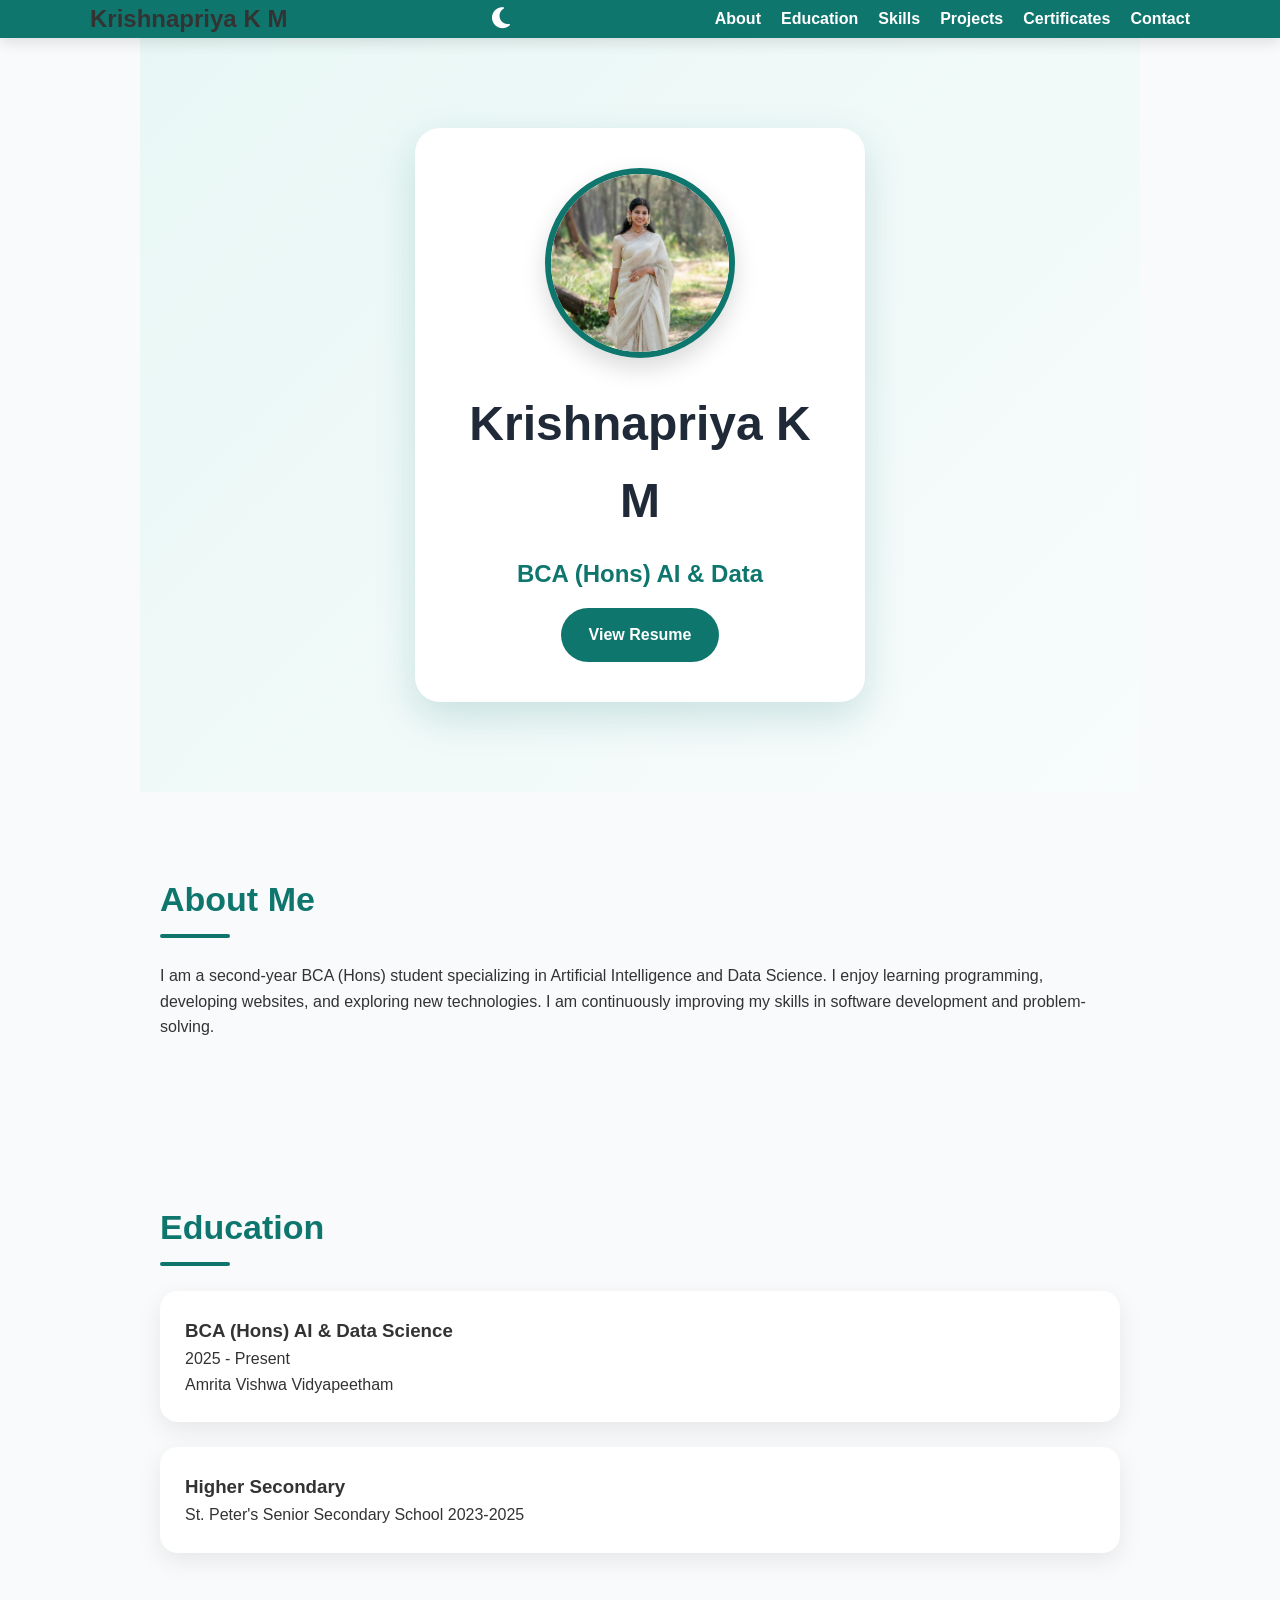
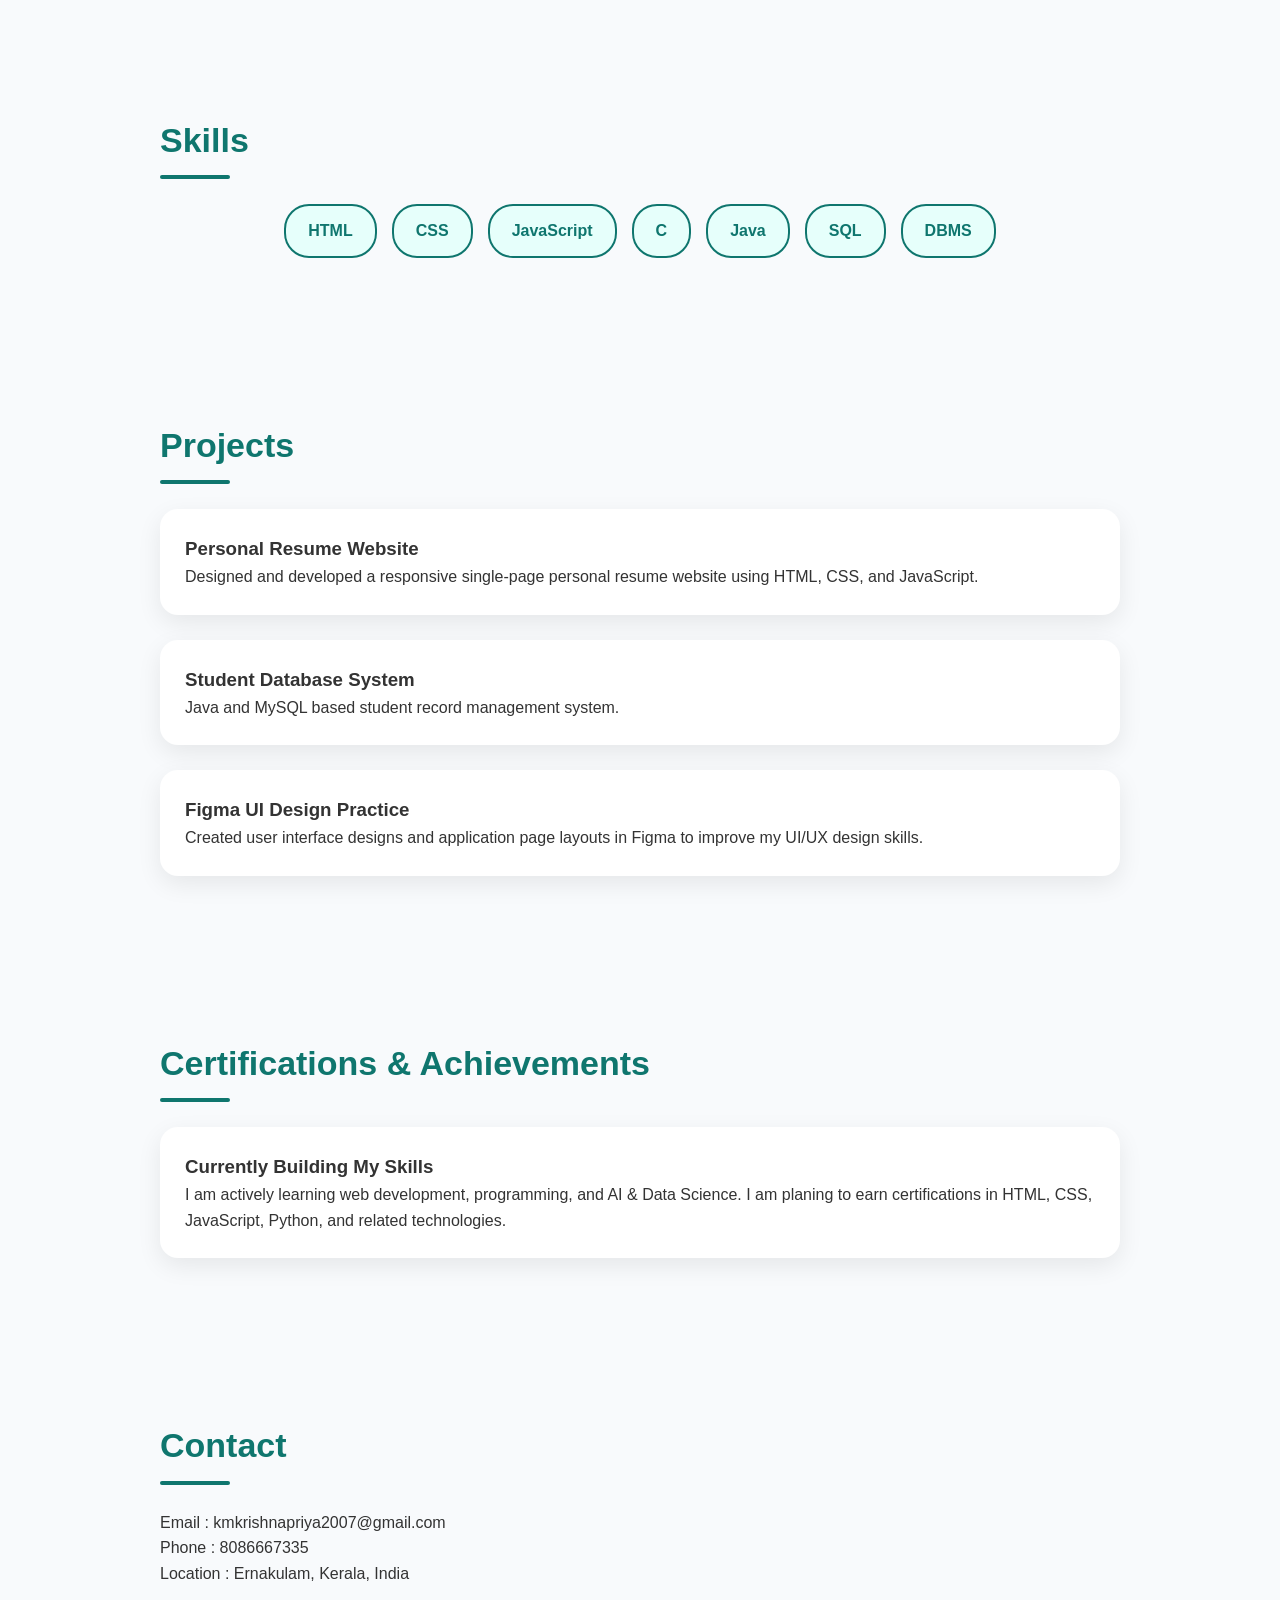
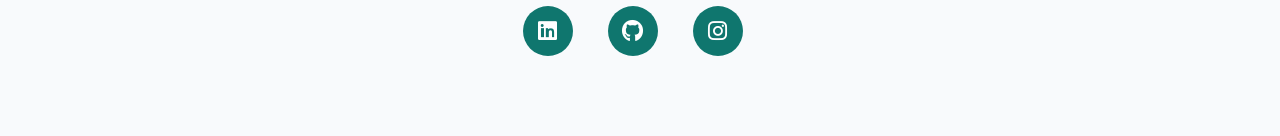
<file: index.html>
<!DOCTYPE html>
<html lang="en">

<head>
    <meta charset="UTF-8">
    <meta name="viewport" content="width=device-width, initial-scale=1.0">
    <title>Krishnapriya K M | Resume</title>

    <link rel="stylesheet" href="scnd.css">

    <!-- Font Awesome -->
    <link rel="stylesheet"
        href="https://cdnjs.cloudflare.com/ajax/libs/font-awesome/6.5.2/css/all.min.css">
</head>

<body>

<header>

<nav>

<button id="menuBtn">
    <i class="fa-solid fa-bars"></i>
</button>

<h2>Krishnapriya K M</h2>

<button id="themeBtn">
<i class="fa-solid fa-moon"></i>
</button>
    
<ul id="navLinks">

<li><a href="#about">About</a></li>

<li><a href="#education">Education</a></li>

<li><a href="#skills">Skills</a></li>

<li><a href="#projects">Projects</a></li>

<li><a href="#certifications">Certificates</a></li>

<li><a href="#contact">Contact</a></li>

</ul>

</nav>

</header>

<section class="hero">

<div class = "hero-card">

<img src="profile.jpg.jpeg" alt="Profile">

<h1>Krishnapriya K M</h1>

<h3 id="typing"></h3>

<a href="resume.pdf" target="_blank" class="btn">
View Resume
</a>

</div>

</section>

<section id="about">

<h2>About Me</h2>

<p>
I am a second-year BCA (Hons) student specializing in Artificial Intelligence and Data Science. I enjoy learning programming, developing websites, and exploring new technologies. I am continuously improving my skills in software development and problem-solving.
</p>

</section>

<section id="education">

<h2>Education</h2>

<div class="card">

<h3>BCA (Hons) AI & Data Science</h3>

<p>2025 - Present</p>

<p>Amrita Vishwa Vidyapeetham</p>

</div>

<div class="card">

<h3>Higher Secondary</h3>

<p>St. Peter's Senior Secondary School
    2023-2025</p>

</div>

</section>

<section id="skills">

<h2>Skills</h2>

<div class="skills">

<span>HTML</span>

<span>CSS</span>

<span>JavaScript</span>

<span>C</span>

<span>Java</span>

<span>SQL</span>

<span>DBMS</span>

</div>

</section>

<section id="projects">

<h2>Projects</h2>

<div class="project">

<h3>Personal Resume Website</h3>

<p>Designed and developed a responsive single-page personal resume website
 using HTML, CSS, and JavaScript.</p>

</div>

<div class="project">

<h3>Student Database System</h3>

<p>Java and MySQL based student record management system.</p>

</div>

<div class="project">
    <h3>Figma UI Design Practice</h3>
    <p>
     Created user interface designs and application page layouts in Figma to
     improve my UI/UX design skills.   
    </p>
</div>

</section>

<section id="certifications">

<h2>Certifications & Achievements</h2>

<div class="card">
    <h3>Currently Building My Skills</h3>
    <p>
        I am actively learning web development, programming, and AI & Data Science.
        I am planing to earn certifications in HTML, CSS, JavaScript, Python, and related technologies.
    </p> 
</div>

</section>

<section id="contact">

<h2>Contact</h2>

<p>Email : kmkrishnapriya2007@gmail.com</p>

<p>Phone : 8086667335</p>

<p>Location : Ernakulam, Kerala, India</p>

<div class="social">

<a href="https://www.linkedin.com/in/krishnapriya-k-m-8327a140b?utm_source=share_via&utm_content=profile&utm_medium=member_android" target="_blank" title="LinkedIn"><i class="fab fa-linkedin"></i></a>

<a href="https://github.com/Krishnapriya-km" target="_blank" title="GitHub"><i class="fab fa-github"></i></a>

<a href="#"><i class="fab fa-instagram"></i></a>

</div>

</section>

<button id="topBtn">
<i class="fa-solid fa-arrow-up"></i>
</button>

<script src="script.js"></script>

</body>

</html>
</file>
<file: scnd.css>
*{
margin:0;
padding:0;
box-sizing:border-box;
font-family:Arial,sans-serif;
scroll-behavior:smooth;
}

#typing{
    color:#0F766E;
    margin:15px;
    font-size:24px;
    font-weight:600;
    min-height:30px;
}

body{
background:#F8FAFC;
color:#333;
line-height:1.6;
transition:.3s;
}

body.dark{
background:#121212;
color:white;
}

body.dark #themeBtn{
    color:#FFD54F;
}

body:not(.dark) #themeBtn{
    color:white;
}

body.dark .hero{
    background:linear-gradient(135deg,#1F2937,#111827);
}

body.dark .hero-card{
    background:#1F2937;
    box-shadow:0 15px 40px rgba(0,0,0,.45);
}

body.dark .hero h1{
    color:white;
}

body.dark .hero h3{
    color:#5EEAD4;
}

header{
background:#0F766E;
position:sticky;
top:0;
z-index: 100;
box-shadow:0 4px 15px rgba(0,0,0,0.12);
}

nav{
display:flex;
justify-content:space-between;
align-items:center;
max-width:1100px;
margin:auto;
}

nav ul{
display:flex;
list-style:none;
gap:20px;
}

nav a{
color:white;
text-decoration:none;
font-weight:600;
transition:.3s;
}

nav a:hover{
    color:#D1FAE5;
}

#themeBtn{
    background:none;
    color:white;
border:none;
cursor:pointer;
font-size:24px;
}

#themeBtn i{
    transition:transform 0.3s ease;
}

#themeBtn:hover i{
    transform:rotate(180deg);
}

.hero{
    display:flex;
    justify-content: center;
    align-items: center;
text-align:center;
padding:90px 20px;
background:linear-gradient(135deg,#E8F7F5,#F8FCFC)
}

.hero-card{
    background:white;
    padding:40px;
    border-radius:25px;
    text-align:center;
    max-width:450px;
    width:100%;
    box-shadow:0 15px 40px rgba(15,118,110,.18);
    transition:.3s;
}

.hero-card:hover{
    transform:translateY(-6px);
    box-shadow:0 20px 50px rgba(15,118,110,.28);
}

.hero img{
width:190px;
height:190px;
border-radius:50%;
object-fit:cover;
border:6px solid #0F766E;
box-shadow: 0 10px 25px rgba(0,0,0,.15);
}

.hero h1{
margin-top:20px;
font-size:48px;
font-weight: 700;
color:#1F2937;
}

.hero h3{
color:#0F766E;
margin:15px;
}

.btn{
display:inline-block;
background:#0F766E;
color:white;
padding:14px 28px;
text-decoration:none;
border-radius:30px;
transition:.3s;
font-weight:bold;
}

.btn:hover{
    background:#115E59;
    transform:translateY(-2px);
}

section{
padding:80px 20px;
max-width:1000px;
margin:auto;
}

section h2{
    font-size:34px;
    color:#0F766E;
    margin-bottom:25px;
    position:relative;
}

section h2::after{
    content:"";
    width:70px;
    height:4px;
    background:#0F766E;
    display:block;
    margin-top:8px;
    border-radius:5px;
}

.card,
.project{
background:white;
padding:25px;
margin-top:25px;
border-radius:18px;
box-shadow:0 8px 25px rgba(0,0,0,.08);
transition:.3s;
}

.card:hover,
.project:hover{
    transform:translateY(-6px);
    box-shadow: 0 12px 30px rgba(15,118,110,.18);
}

body.dark .card,
body.dark .project{
background:#1f1f1f;
}

.skills{
display:flex;
flex-wrap:wrap;
    justify-content: center;
gap:15px;
margin-top:20px;
}

.skills span{
background:#E6FFFB;
color:#0F766E;
padding:12px 22px;
border-radius:25px;
font-weight:600;
border:2px solid #0F766E;
transition:.3s;
}

.skills span:hover{
    background: #0F766E;
    color:white;
}

.social{
    display:flex;
    justify-content:center;
    gap:20px;
margin-top:20px;
}

.social a{
    width:50px;
    height:50px;
    background:#0F766E;
    border-radius:50%;
    display:flex;
    align-items:center;
    justify-content: center;
font-size:22px;
text-decoration:none;
margin-right:15px;
color:white;
transition:0.3s ease;
}

.social a:hover{
    background:#115E59;
    transform:translateY(-5px) scale(1.08);
}

#topBtn{
position:fixed;
bottom:30px;
right:30px;
display:none;
padding:15px;
border:none;
border-radius:50%;
background:#0077b6;
color:white;
cursor:pointer;
}

#menuBtn{
    display:none;
}

#menuBtn{
    display:none;
    background:none;
    border:none;
    color:white;
    font-size:30px;
    cursor:pointer;
}

@media (max-width:768px){

    
nav{
    display:flex;
    align-items:center;
    justify-content:space-between;
    padding:15px 20px;
    position:relative;
}

#menuBtn{
    display:block;
    background:none;
    border:none;
    color:white;
    font-size:28px;
    cursor:pointer;
}

nav h2{
    flex:1;
    text-align:center;
    color:white;
    font-size:22px;
    margin:0;
}

#themeBtn{
    background:none;
    border:none;
    color:white;
    font-size:24px;
    cursor:pointer;
}

#navLinks{
    display:none;
    flex-direction:column;
    position:absolute;
    top:65px;
    left:0;
    width:100%;
    background:#0F766E;
    padding:20px 0;
}

#navLinks.show{
    display:flex;
}

#navLinks li{
    list-style:none;
    text-align:center;
    margin:12px 0;
}

.hero{
    padding:60px 20px;
}

.hero-card{
    padding:30px 20px;
}

.hero img{
    width:160px;
    height:160px;
}

.hero h1{
    font-size:36px;
}

.hero h3{
    font-size:18px;
}

#menuBtn{
    display:block;
}
    
}
</file>
